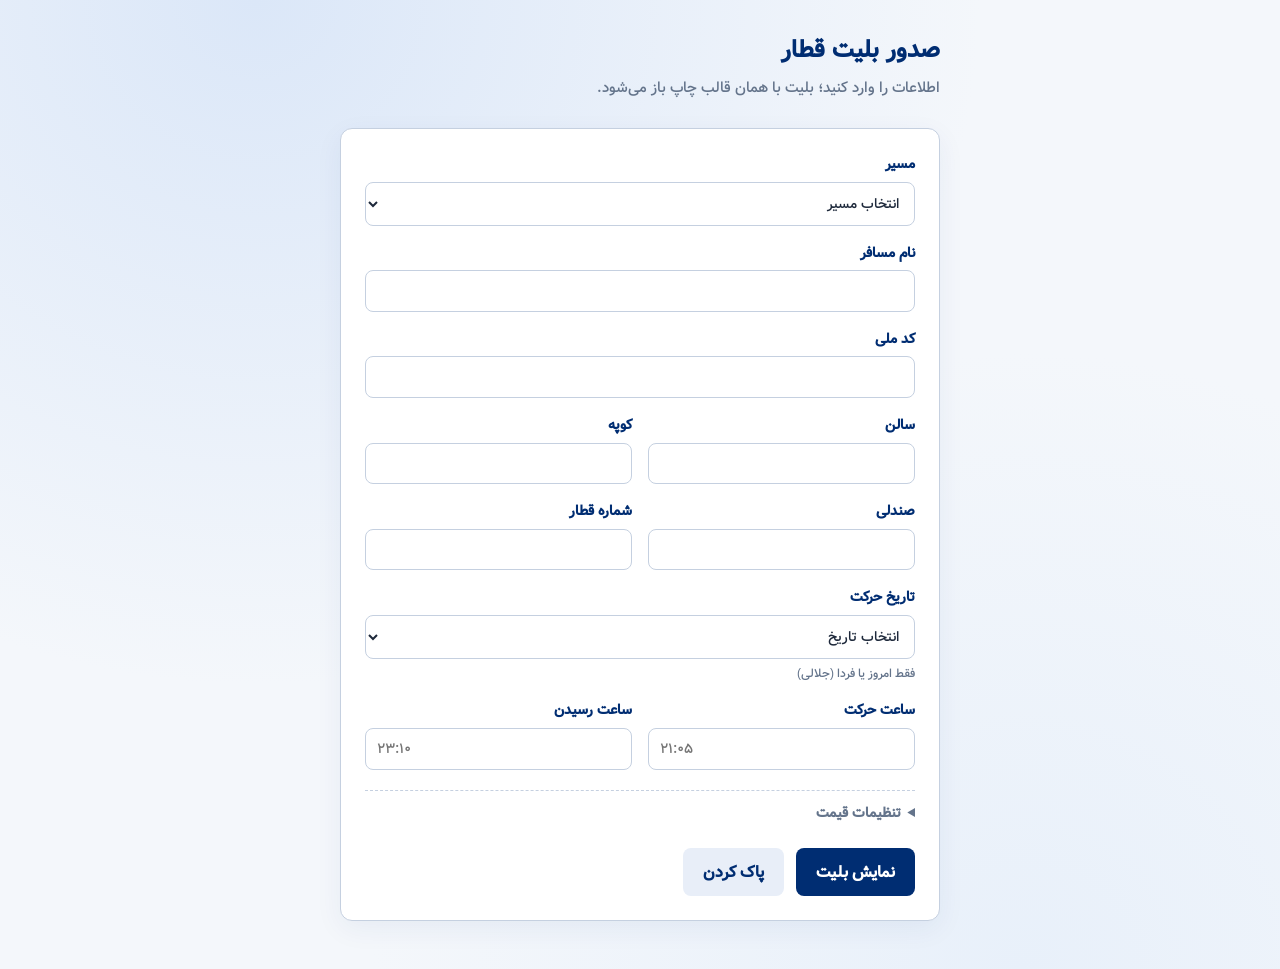
<file: index.html>
<!DOCTYPE html>
<html lang="fa" dir="rtl">
  <head>
    <meta charset="UTF-8" />
    <meta name="viewport" content="width=device-width, initial-scale=1" />
    <title>صدور بلیت قطار</title>
    <link rel="stylesheet" href="form.css" />
  </head>
  <body>
    <div class="page">
      <header>
        <h1>صدور بلیت قطار</h1>
        <p>اطلاعات را وارد کنید؛ بلیت با همان قالب چاپ باز می‌شود.</p>
      </header>

      <form id="ticket-form" class="card" novalidate>
        <div class="grid">
          <label class="full">
            مسیر
            <select name="route" id="route" required>
              <option value="" disabled selected>انتخاب مسیر</option>
              <option value="qom-tehran">قم به تهران</option>
              <option value="tehran-qom">تهران به قم</option>
            </select>
          </label>

          <label class="full">
            نام مسافر
            <input name="passengerName" id="passengerName" type="text" autocomplete="name" required />
          </label>

          <label class="full">
            کد ملی
            <input
              name="nationalCode"
              id="nationalCode"
              type="text"
              inputmode="numeric"
              maxlength="10"
              required
            />
          </label>

          <label>
            سالن
            <input name="wagon" id="wagon" type="text" inputmode="numeric" required />
          </label>
          <label>
            کوپه
            <input name="coupe" id="coupe" type="text" inputmode="numeric" required />
          </label>
          <label>
            صندلی
            <input name="seat" id="seat" type="text" inputmode="numeric" required />
          </label>
          <label>
            شماره قطار
            <input name="trainNo" id="trainNo" type="text" inputmode="numeric" required />
          </label>

          <label class="full">
            تاریخ حرکت
            <select name="tripDate" id="tripDate" required></select>
            <span class="hint">فقط امروز یا فردا (جلالی)</span>
          </label>

          <label>
            ساعت حرکت
            <input
              name="departTime"
              id="departTime"
              type="text"
              inputmode="numeric"
              placeholder="21:05"
              required
              dir="ltr"
            />
          </label>
          <label>
            ساعت رسیدن
            <input
              name="arriveTime"
              id="arriveTime"
              type="text"
              inputmode="numeric"
              placeholder="23:10"
              required
              dir="ltr"
            />
          </label>
        </div>

        <details class="settings">
          <summary>تنظیمات قیمت</summary>
          <div class="body">
            <label>
              بهای بلیت (ریال)
              <input name="price" id="price" type="text" inputmode="numeric" dir="ltr" />
              <span class="hint">پیش‌فرض ۵۵۰٬۰۰۰ </span>
            </label>
          </div>
        </details>

        <div id="form-error" class="error" role="alert"></div>

        <div class="actions">
          <button type="submit" class="primary">نمایش بلیت</button>
          <button type="button" class="ghost" id="reset-form">پاک کردن</button>
        </div>
      </form>
    </div>
    <script src="./Ticket_files/jalaali.min.js"></script>
    <script src="app.js"></script>
  </body>
</html>
</file>
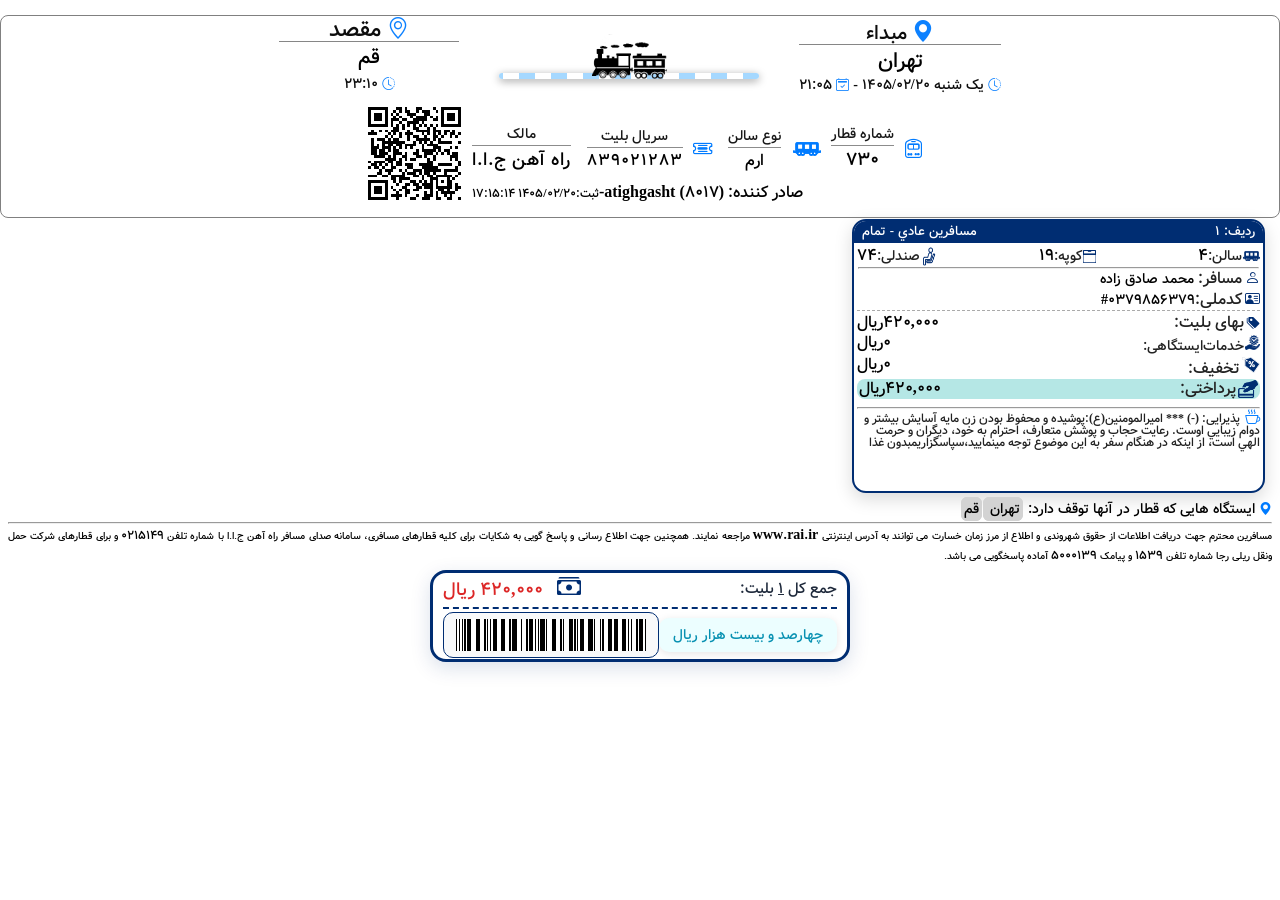
<file: Ticket.html>
<!-- saved from url=(0037)https://et.raja.ir/PrintTicket/Ticket -->
<html><div id="in-page-channel-node-id" data-channel-name="in_page_channel_Jgt-55"></div><head><meta http-equiv="Content-Type" content="text/html; charset=UTF-8"><style>body {transition: opacity ease-in 0.2s; } 
body[unrdssfdsfsesolved] {opacity: 0; display: block; overflow: hidden; position: relative; }
</style><link href="./Ticket_files/print.css" rel="stylesheet">
<!--===============================================================================================-->
<script src="./Ticket_files/jquery.min.js"></script>
<!--===============================================================================================-->
<link href="./Ticket_files/all.min.css" rel="stylesheet">
<!--===============================================================================================-->
<link href="./Ticket_files/bootstrap-icons.min.css" rel="stylesheet">
<link href="./Ticket_files/bootstrap-icons.css" rel="style۱sheet">
<!--===============================================================================================-->
<link href="./Ticket_files/print2.css" rel="stylesheet">
<!--===============================================================================================-->
<style>

    @font -face {
        font-family: "Vazir";
        src: url("../../font/vazir/Vazir-light.ttf"),url("../../font/vazir/Vazir-light.woff"),url("../../font/vazir/Vazir-light.woff2");
    }


    @font-face {
        font-family: 'Vazir';
        src: url('/font/vazir/Vazir-Medium.ttf') format('ttf'), url('/font/vazir/Vazir-Medium.woff') format('woff'), url('/font/vazir/Vazir-Medium.woff2') format('woff');
        font-weight: normal;
        font-style: normal;
        font-display: swap;
    }

    @font-face {
        font-family: 'Vazir FD-WOL';
        src: url('./Ticket_files/fonts/Vazir-Medium-FD-WOL.woff') format('woff');
        font-weight: bold;
        font-style: normal;
        font-display: swap;
    }

    * {
        font-family: Vazir !important;
        font-family: 'Vazir FD-WOL' !important;
    }

    .is-english {
        font-family: sans-serif !important;
    }
    /* استایل‌های کلی */
    body {
        font-family: Tahoma, Arial, sans-serif;
        margin: 0;
        padding: 0;
        direction: rtl;
    }

    .container.body-content {
        padding: 0;
    }

    .PaperSize123 {
        max-width: 100%;
        margin: 0 auto;
    }

    /* هدر اصلی - طراحی کارت‌مانند فشرده */
    .ticket-header-compact {
        display: flex;
        justify-content: space-between;
        align-items: stretch;
        margin: 10px 15px;
        background: #ffffff;
        border-radius: 8px;
        box-shadow: 0 2px 10px rgba(0,0,0,0.08);
        border: 1px solid #e0e0e0;
        overflow: hidden;
        page-break-after: avoid;
    }

    /* بخش مسیر */

    .station-row {
        display: flex;
        align-items: center;
        margin-bottom: 8px;
    }

    .station-info-compact {
        flex: 1;
    }

    .station-name {
        font-weight: bold;
        font-size: 13px;
        color: #1a237e;
        margin-bottom: 2px;
    }

    .station-details {
        display: flex;
        font-size: 11px;
        color: #555;
        gap: 12px;
    }

    .station-time, .station-date {
        display: flex;
        align-items: center;
        gap: 4px;
    }

    .arrow-divider {
        margin: 0 10px;
        color: #007bff;
        font-size: 14px;
    }

    /* بخش بارکد و اطلاعات صادرکننده */

    .barcode-image {
        width: 150px;
        height: auto;
        margin-bottom: 6px;
    }

    .issuer-info {
        text-align: center;
        font-size: 10.5px;
        line-height: 1.4;
    }

    .issuer-name {
        font-weight: bold;
        margin-bottom: 2px;
    }

    .tariff-info {
        margin-top: 4px;
        padding-top: 4px;
        border-top: 1px dashed #ccc;
        font-size: 10px;
    }

    /* بخش لوگو و اطلاعات قطار */
    .logo-train-section {
        flex: 0 0 200px;
        padding: 10px 12px;
        display: flex;
        flex-direction: column;
        justify-content: space-between;
    }

    .logo-area {
        text-align: center;
        margin-bottom: 8px;
    }

    .logo-image {
        height: 28px;
        max-width: 100%;
    }

    .company-name {
        font-weight: bold;
        font-size: 12px;
        margin-top: 4px;
        color: #333;
    }

    .train-details {
        display: flex;
        flex-direction: column;
        gap: 5px;
        font-size: 11px;
    }

    .train-detail-item {
        display: flex;
        align-items: center;
        gap: 6px;
    }

    .serial-info {
        text-align: left;
        font-size: 10.5px;
        margin-top: 5px;
        padding-top: 5px;
        border-top: 1px dashed #e0e0e0;
    }

    /* آیکون‌ها */
    .bi {
        font-size: 13px;
        color: #007bff;
    }

    /* بخش مسافرین */
    .ticket-content-wrapper {
        margin: 8px 15px !important;
        page-break-inside: avoid;
        break-inside: avoid;
    }

        .ticket-content-wrapper > div {
            padding: 6px 10px !important;
            margin: 0 !important;
            font-size: 11.5px !important;
            line-height: 1.4 !important;
        }

    /* جدول مسافرین */
    .passengers-table {
        width: 100%;
        border-collapse: collapse;
        font-family: Tahoma, Arial, sans-serif;
        font-size: 11.5px;
        background: #ffffff;
        box-shadow: 0 2px 8px rgba(0,0,0,0.08);
        border-radius: 10px;
        overflow: hidden;
        margin: 12px 0;
    }

        .passengers-table th {
            background: linear-gradient(135deg, #007bff, #0056b3);
            color: white;
            padding: 10px 8px;
            text-align: center;
            font-weight: bold;
            font-size: 11px;
            letter-spacing: 0.5px;
        }

        .passengers-table td {
            padding: 9px 8px;
            text-align: center;
            border-bottom: 1px solid #e0e0e0;
        }

        .passengers-table tbody tr {
            transition: background 0.2s;
        }

            .passengers-table tbody tr:nth-child(even) {
                background-color: #f8fbff;
            }

            .passengers-table tbody tr:hover {
                background-color: #e3f2fd !important;
            }

            .passengers-table tbody tr:last-child {
                border-bottom: none;
            }

    .passenger-name {
        font-weight: bold;
        color: #1a1a1a;
        min-width: 120px;
    }

    .ticket-type {
        font-size: 10.5px;
        padding: 3px 8px;
        border-radius: 12px;
        background: #e8f5e8;
        color: #2e7d32;
        font-weight: bold;
    }

    /* ایستگاه‌ها و توضیحات */
    .station-info-footer {
        margin: 10px 15px;
        font-size: 10.5px;
        line-height: 1.4;
    }

        .station-info-footer ol {
            padding-right: 20px;
        }

        .station-info-footer li {
            margin-bottom: 8px;
        }

    .second-row {
        justify-content: center !important;
        align-items: end;
    }


    /* استایل‌های چاپ */
    @media print {
        .ticket-header-compact {
            box-shadow: none;
            border: 1px solid #ccc;
        }

        .second-row {
            justify-content: space-around !important;
            align-items: end;
        }

        .passengers-table {
            font-size: 11px !important;
            box-shadow: none;
        }

            .passengers-table th {
                background: #007bff !important;
                -webkit-print-color-adjust: exact;
                color-adjust: exact;
            }

            .passengers-table tbody tr:nth-child(even) {
                background-color: #f8fbff !important;
                -webkit-print-color-adjust: exact;
            }
    }

    .tickets-grid-english
    {
        display: grid;
        grid-template-columns: repeat(1, 1fr);
        margin: 1px 1px;
    }

    .tickets-grid {
        display: grid;
        grid-template-columns: repeat(3, 1fr);
        gap: 5px;
        margin: 1px 15px;
        page-break-inside: avoid;
    }

    .tickets-grid-car {
        display: grid;
        grid-template-columns: repeat(1, 1fr);
        margin: 1px 2px;
    }

    @media (max-width: 1000px) {
        .tickets-grid {
            grid-template-columns: repeat(2, 1fr);
        }
    }

    @media (max-width: 600px) {
        .tickets-grid {
            grid-template-columns: 1fr;
        }
    }

    .card {
        background: white;
        border: 2px solid #002d72;
        border-radius: 14px;
        box-shadow: 0 6px 18px rgba(0,0,0,0.15);
        page-break-inside: avoid;
        height: 270px;
        font-size: 1rem;
        line-height: 0.5;
        overflow: hidden;
    }

    .header {
        background: #002d72;
        color: white;
        padding: 8px;
        text-align: center;
        font-weight: bold;
        font-size: 0.8rem;
    }

    .body {
        padding: 3px;
    }

    .row {
        display: flex;
        justify-content: space-between;
        margin-bottom: 6px;
    }

    .icon {
        margin-left: 3px;
        color: #002d72;
        width: 18px;
        text-align: center;
    }

    .label {
        font-weight: bold;
        color: #222;
        font-size: 16px;
    }

    .passenger-font {
        font-size: 14px;
        font-weight: bold;
    }

    .label2 {
        font-weight: 800;
        color: #222;
        font-size: 14px;
    }

    .price-row {
        border-top: 1px dashed #aaa;
        padding-top: 5px;
        margin-top: -2px;
    }

    .final-price {
        font-weight: bold;
        color: black;
        background: #1ab5ae52;
        padding: 1px 2px;
        border-radius: 8px;
    }

    .note {
        font-size: 12px;
        color: #555;
        margin-top: -8px;
        line-height: 1;
        font-weight: 800;
        text-align:right !important;
    }

    @media print {
        .note {
            font-size: 12px !important;
            color: #555;
            margin-top: -8px !important;
            line-height: 1;
            font-weight: 800;
            text-align: right !important;
        }

        .tickets-grid {
            display: grid !important;
            grid-template-columns: repeat(3, 1fr) !important;
            gap: 3px !important;
            margin: 1px 5px !important;
            page-break-inside: avoid !important;
        }

        .card {
            display: block !important;
            break-inside: avoid !important;
            page-break-inside: avoid !important;
            box-shadow: none !important;
            border: 2px solid #002d72 !important;
            height: 270px !important;
            width: 100% !important;
        }

        .tickets-grid, .card {
            -webkit-print-color-adjust: exact;
            color-adjust: exact;
        }

        @page {
            size: A4;
            margin: 8mm 10mm !important;
        }

        body {
            padding: 5mm !important;
            margin: 0 !important;
            -webkit-print-color-adjust: exact;
            print-color-adjust: exact;
        }

        * {
            font-family: Vazir !important;
            font-family: 'Vazir FD-WOL' !important;
        }

        [style*="repeating-linear-gradient(to left"] {
            background: repeating-linear-gradient(to left, #555 0px, #555 10px, transparent 10px, transparent 20px) !important;
            -webkit-print-color-adjust: exact !important;
        }

        [style*="bi-train-freight-front-fill"] {
            color: #000 !important;
            font-size: 52px !important;
        }

        [style*="background: linear-gradient(135deg, #002d72"] {
            background: #002d72 !important;
            color: white !important;
        }
    }



    /* کلاس‌های ارتفاع داینامیک برای چاپ */
    @media print {
        .card-height-280 {
            height: 280px !important;
            min-height: 280px !important;
            max-height: 280px !important;
        }

        .card-height-210 {
            height: 210px !important;
            min-height: 210px !important;
            max-height: 210px !important;
        }

        .card-height-270 {
            height: 270px !important;
            min-height: 270px !important;
            max-height: 270px !important;
        }

        .card {
            height: auto !important; /* ارتفاع اصلی را auto کنید */
        }
    }

</style>

<style>@keyframes slide-in-one-tap {
  from {
    transform: translateY(80px);
  }
  to {
    transform: translateY(0px);
  }
}

.trust-hide-gracefully {
  opacity: 0;
}

.trust-wallet-one-tap .hidden {
    display: none;
  }

.trust-wallet-one-tap .semibold {
    font-weight: 500;
  }

.trust-wallet-one-tap .binance-plex {
    font-family: 'Binance';
  }

.trust-wallet-one-tap .rounded-full {
    border-radius: 50%;
  }

.trust-wallet-one-tap .flex {
    display: flex;
  }

.trust-wallet-one-tap .flex-col {
    flex-direction: column;
  }

.trust-wallet-one-tap .items-center {
    align-items: center;
  }

.trust-wallet-one-tap .space-between {
    justify-content: space-between;
  }

.trust-wallet-one-tap .justify-center {
    justify-content: center;
  }

.trust-wallet-one-tap .w-full {
    width: 100%;
  }

.trust-wallet-one-tap .box {
    transition: all 0.5s cubic-bezier(0, 0, 0, 1.43);
    animation: slide-in-one-tap 0.5s cubic-bezier(0, 0, 0, 1.43);
    width: 384px;
    border-radius: 15px;
    background: #fff;
    box-shadow: 0px 2px 4px 0px rgba(0, 0, 0, 0.25);
    position: fixed;
    right: 30px;
    bottom: 30px;
    z-index: 1020;
  }

.trust-wallet-one-tap .header {
    gap: 15px;
    border-bottom: 1px solid #e6e6e6;
    padding: 10px 18px;
  }

.trust-wallet-one-tap .header .left-items {
      gap: 15px;
    }

.trust-wallet-one-tap .header .title {
      color: #1e2329;
      font-size: 18px;
      font-weight: 600;
      line-height: 28px;
    }

.trust-wallet-one-tap .header .subtitle {
      color: #474d57;
      font-size: 14px;
      line-height: 20px;
    }

.trust-wallet-one-tap .header .close {
      color: #1e2329;
      cursor: pointer;
    }

.trust-wallet-one-tap .body {
    padding: 9px 18px;
    gap: 10px;
  }

.trust-wallet-one-tap .body .right-items {
      gap: 10px;
      width: 100%;
    }

.trust-wallet-one-tap .body .right-items .wallet-title {
        color: #1e2329;
        font-size: 16px;
        font-weight: 600;
        line-height: 20px;
      }

.trust-wallet-one-tap .body .right-items .wallet-subtitle {
        color: #474d57;
        font-size: 14px;
        line-height: 20px;
      }

.trust-wallet-one-tap .connect-indicator {
    gap: 15px;
    padding: 8px 0;
  }

.trust-wallet-one-tap .connect-indicator .flow-icon {
      color: #474d57;
    }

.trust-wallet-one-tap .loading-color {
    color: #fff;
  }

.trust-wallet-one-tap .button {
    border-radius: 50px;
    outline: 2px solid transparent;
    outline-offset: 2px;
    background-color: rgb(5, 0, 255);
    border-color: rgb(229, 231, 235);
    cursor: pointer;
    text-align: center;
    height: 45px;
  }

.trust-wallet-one-tap .button .button-text {
      color: #fff;
      font-size: 16px;
      font-weight: 600;
      line-height: 20px;
    }

.trust-wallet-one-tap .footer {
    margin: 20px 30px;
  }

.trust-wallet-one-tap .check-icon {
    color: #fff;
  }

@font-face {
  font-family: 'Binance';
  src: url(chrome-extension://egjidjbpglichdcondbcbdnbeeppgdph/fonts/BinancePlex-Regular.otf) format('opentype');
  font-weight: 400;
  font-style: normal;
}

@font-face {
  font-family: 'Binance';
  src: url(chrome-extension://egjidjbpglichdcondbcbdnbeeppgdph/fonts/BinancePlex-Medium.otf) format('opentype');
  font-weight: 500;
  font-style: normal;
}

@font-face {
  font-family: 'Binance';
  src: url(chrome-extension://egjidjbpglichdcondbcbdnbeeppgdph/fonts/BinancePlex-SemiBold.otf) format('opentype');
  font-weight: 600;
  font-style: normal;
}

/*# sourceMappingURL=[data-uri] */</style></head><body>
        <div class="container body-content">
            <div id="PrintDiv" style="margin-top: 15px;">
                <div class="PaperSize123">

                            <div style="text-align: center; position: relative;border:1px solid gray;border-radius:8px">

                                <div style="display: flex; align-items: center; justify-content: center; gap: 40px; flex-wrap: nowrap; min-height: 80px;">

                                    <!-- مبدأ -->
                                    <div style="min-width: 180px;">
                                        <div style="font-size: 21px; font-weight: bold;">
                                            <div style="opacity: 0.95; font-size: 14px; line-height: 1;font-size:20px;border-bottom:1px solid gray"><i class="bi bi-geo-alt-fill" style="font-size: 22px;"></i> مبداء</div>
                                            تهران
                                            <div style="opacity: 0.95; font-size: 14px; line-height: 1;white-space:nowrap !important">
                                                <div><i class="bi bi-clock-history"></i> یک شنبه 1405/02/20 - <i class="bi bi-calendar2-check"></i> 21:05  </div>
                                            </div>
                                        </div>
                                    </div>


                                    <!-- ریل + قطار  -->
                                    <div style="position: relative; width: 260px; height: 80px; display: flex; align-items: center; justify-content: center;">
                                        <div style="position: absolute; width: 100%; height: 6px; background: repeating-linear-gradient(to left, #a5d8ff 0px, #a5d8ff 16px, transparent 16px, transparent 32px); top: 75%; left: 0; transform: translateY(-50%); border-radius: 3px; box-shadow: 0 2px 8px rgba(0,0,0,0.4);z-index:0 !important"></div>

                                        <!-- قطار ریل -->
                                            <div style="font-size: 56px; color: #ffd700; position: relative; z-index: 2;">
                                                <img src="./Ticket_files/Printtrain3.png" style="z-index:999 !important;" width="75" height="45" alt="wagonTrain">
                                            </div>

                                    </div>

                                    <!-- مقصد -->
                                    <div style="min-width: 180px;">
                                        <div style="opacity: 0.95; font-size: 14px; line-height: 1;font-size:22px;font-weight: bold;border-bottom:1px solid gray">  <i class="bi bi-geo-alt" style="font-size: 22px;"></i> مقصد</div>
                                        <div style="font-size: 20px; font-weight: bold;">

                                            قم
                                            <div style="opacity: 0.95; font-size: 14px;white-space:nowrap !important">
                                                <i class="bi bi-clock-history"></i> 23:10

                                            </div>
                                        </div>
                                    </div>

                                </div>


                                <div class="container" style="padding:0 !important;margin:0 !important">
                                    <div class="row second-row">
                                        <div class="col">
                                            <div class="row" style="text-align:center;gap:10px">

                                                <!-- شماره قطار -->
                                                <div style="display: flex; align-items: center; gap: 10px;">
                                                    <i class="bi bi-train-front" style="font-size: 1.2rem;"></i>
                                                    <div>
                                                        <div style="font-size: 14px; opacity: 0.9;font-weight:500;border-bottom: 1px solid gray;">شماره قطار</div>
                                                        <div style="font-weight: bold; font-size: 18px;">730</div>
                                                    </div>
                                                </div>

                                                <!-- نوع سالن -->
                                                <div style="display: flex; align-items: center; gap: 10px;">
                                                    <img src="./Ticket_files/wagon2.png" width="28" height="28" alt="wagonTrain" style="margin-left:2px">
                                                    <div>
                                                        <div style="font-size: 14px; opacity: 0.9;font-weight:500;border-bottom: 1px solid gray;">نوع سالن</div>
                                                        <div style="font-weight: bold;">ارم</div>
                                                    </div>
                                                </div>

                                                <!-- سریال -->
                                                <div style="display: flex; align-items: center; gap: 10px; padding: 0 6px;">
                                                    <i class="bi bi-ticket-detailed" style="font-size: 1.2rem;"></i>
                                                    <div>
                                                        <div style="font-size: 14px; opacity: 0.9;font-weight:500;border-bottom: 1px solid gray;">سریال بلیت</div>
                                                        <div style="font-weight: bold; font-size: 16px; letter-spacing: 1px;">839021283</div>
                                                    </div>
                                                </div>

                                                <div style="display: flex; align-items: center; gap: 10px;">
                                                    <div style="font-weight: bold; font-size: 16px; letter-spacing: 0.5px;">
                                                        <div style="font-size: 14px; opacity: 0.9;font-weight:500;border-bottom: 1px solid gray;">مالک</div>
                                                        <div style="font-weight: bold; font-size: 18px;"> راه آهن ج.ا.ا</div>

                                                    </div>
                                                </div>

                                            </div>
                                            <div class="row" style="text-align:left;justify-content:end">
                                                    <div style="font-weight: bold; font-size: 16px;">
                                                        صادر کننده: <strong>atighgasht</strong>
                                                        (8017)-<span style="font-size:12px;">ثبت:1405/02/20 17:15:14</span>
                                                    </div>
                                            </div>

                                        </div>
                                        <div class="col">
                                            <div style="display: flex;flex-direction:row; justify-content: space-between; align-items: center; text-align: center;">
                                                <div style="margin-top: 8px; font-size: 12px; color: #002d72; font-weight: bold;">
                                                </div>
                                                <img src="[data-uri]" style="height: 115px; width: 115px; image-rendering: pixelated;" alt="بارکد">
                                            </div>
                                        </div>
                                    </div>
                                </div>


                            </div>



                    <!-- مسافرین (بلیت‌ها) -->
                                <div class="tickets-grid">
    <div class="card">
        <div class="header">
            <div style="display:flex;flex-direction:row;justify-content:space-between">
                <div style="font-weight:800;">
                    ردیف: 1
                    <span style="font-weight:800;">
                        
                </span>
            </div>
            <div style="font-weight:800;">

                    مسافرين عادي - تمام

                </div>
            </div>


        </div>
        <div class="body">
            <div class="row" style="margin-bottom:-6px !important">
                <div class="row" style="align-items: center !important;">
                    <img src="./Ticket_files/wagon.png" width="17" height="20" alt="wagonTrain" style="margin-left:1px">
                    <span class="label2">سالن:</span><span style="font-weight:500 !important;">4</span>
                </div>
                <div class="row" style="align-items: center !important;">
                    <img src="./Ticket_files/compartment.png" width="13" height="13" alt="wagonTrain" style="margin-left:1px">
                    <span class="label2">کوپه:</span><span style="font-weight:500 !important;">19</span>
                </div>
                <div class="row" style="align-items: center !important;">
                    <img src="./Ticket_files/seat.png" width="17" height="20" alt="wagonTrain" style="margin-left:1px">
                    <span class="label2">صندلی:</span><span style="font-weight:500 !important;">74</span>
                </div>
            </div>
            <hr style="margin:1px !important;padding:0 !important">
            <div class="row">
                <div>
                    <i class="bi bi-person icon" style="font-size:15px;"></i><span class="label">مسافر:</span>
                    
                    <span class="passenger-font">محمد صادق زاده</span>
                </div>
            </div>

            <div class="row">
                <div><i class="bi bi-person-vcard icon" style="font-size:15px;"></i><span class="label">کدملی:</span><span class="passenger-font">0379856379#</span></div>
            </div>

            <div class="price-row">
                <div style="align-items: center !important;" class="row "><span class="label"><i class="bi bi-tags-fill icon"></i>بهای بلیت:</span><span style="font-weight:800 !important;font-size: 1rem;">420,000ریال</span></div>
                <div style="align-items: center !important;" class="row"><span class="label" style="font-size:0.9rem !important"><img src="./Ticket_files/services.png" width="15" height="15" alt="wagonTrain" style="margin-left:1px;">خدمات‌ایستگاهی:</span><span style="font-size: 1rem;"> 0ریال</span></div>
                <div style="align-items: center !important;" class="row"><span class="label"><img src="./Ticket_files/discount.png" width="18" height="16" alt="wagonTrain" style="margin-left:2px;">تخفیف:</span><span style="font-size: 1rem;"> 0ریال</span></div>
                <div style="align-items: center !important;" class="row final-price"><span class="label"><img src="./Ticket_files/CustomerPay.png" width="20" height="18" alt="wagonTrain" style="margin-left:2px;vertical-align:middle;">پرداختی:</span><span style="font-weight:800 !important;font-size: 1rem;">420,000ریال</span></div>
            </div>
            <hr class="p-0 m-0">
                <div class="note">
                        <div style="font-weight:800; color:#222; white-space: normal; word-wrap: break-word;" data-card-height="card-height-280">
                            <i class="bi bi-cup-hot" style="font-size:15px; margin-left:2px;"></i>
                            پذیرایی: (-) *** اميرالمومنين(ع):پوشيده و محفوظ بودن زن مايه آسايش بيشتر و دوام زيبايي اوست. رعايت حجاب و پوشش متعارف، احترام به خود، ديگران و حرمت الهي است، از اينكه در هنگام سفر به اين موضوع توجه مينماييد،سپاسگزاريمبدون غذا
                        </div>
                </div>
        </div>
    </div>


                                </div>


                    <!-- توضیحات و ایستگاه‌ها -->
                        <div style="text-align:justify;padding:2px 8px;">
                            <div style="font-size:14px">
                                <div>
                                    <div style="margin-top:2px;">
                                        <i class="bi bi-geo-alt-fill"></i>
                                        ایستگاه هایی که قطار در آنها توقف دارد:
                                                <span style="padding:0px 2px;background-color:lightgray;border-radius:6px;border:1px solid lightgray;margin-right:1px"> <strong>تهران</strong> </span>
                                                <span style="padding:0px 2px;background-color:lightgray;border-radius:6px;border:1px solid lightgray;margin-right:1px"> <strong>قم</strong> </span>
                                    </div>
                                    <hr style="padding: 0;margin: 0;margin-top:2px">
                                    <span style="font-size:10px;">
                                        مسافرین محترم جهت دریافت اطلاعات از حقوق شهروندی و اطلاع از مرز زمان خسارت می توانند به آدرس اینترنتی <b style="font-size:14px !important;">www.rai.ir</b> مراجعه
                                        نمایند. همچنین جهت اطلاع رسانی و پاسخ گویی به شکایات برای کلیه قطارهای مسافری، سامانه صدای مسافر
                                        راه آهن ج.ا.ا با شماره تلفن <span style="font-size:12px !important;">0215149</span> و برای قطارهای شرکت حمل ونقل ریلی رجا شماره تلفن <span style="font-size:12px !important;">1539</span> و
                                        پیامک <span style="font-size:12px !important;">5000139</span> آماده پاسخگویی می باشد.

                                    </span>
                                </div>
                            </div>
                        </div>

                    <!-- جمع کل -->
                        <div style="margin: 3px 20px 5px 20px; text-align: center;">
                            <div style="display: inline-block; background: white; padding: 1px 10px; border: 3px solid #002d72; border-radius: 16px; box-shadow: 0 6px 20px rgba(0,45,114,0.15); min-width: 380px;">

                                <!-- خط اول: جمع کل عددی -->
                                <div style="display: flex; align-items: center; justify-content: space-between; margin-bottom: 3px; font-weight: bold;">
                                    <div style="text-align: left; color: #1e293b; font-size: 15px;">
                                        جمع کل <strong style="text-decoration: underline;">1</strong> بلیت:
                                    </div>
                                    <div style="text-align: right;">
                                        <i class="bi bi-cash-stack" style="color: #002d72; font-size: 1.5rem; margin-left: 10px;"></i>
                                        <span style="font-size: 18px; color: #dc2626;">
                                            <strong>420,000</strong> ریال
                                        </span>
                                    </div>
                                </div>

                                <!-- خط دوم: فارسی + بارکد روبه‌رو -->
                                <div style="display: flex; align-items: center; justify-content: space-between; padding-top: 3px; border-top: 2px dashed #002d72;">
                                    <div style="background: #ecfeff; color: #0891b2; padding: 6px 14px; border-radius: 10px; font-size: 14px; font-weight: bold; box-shadow: 0 2px 8px rgba(0,0,0,0.1);">
                                        <strong>چهارصد و بيست هزار </strong> ریال
                                    </div>
                                    <div style="display: flex; align-items: center; gap: 10px; background: #f8f9fa; padding: 6px 12px; border-radius: 10px; border: 1px solid #002d72;">
                                        <img src="[data-uri]" style="height: 32px; width: 190px; image-rendering: pixelated;" alt="بارکد">
                                    </div>
                                </div>
                            </div>
                        </div>
                </div>
            </div>
        </div>





<script src="./ticket-fill.js"></script>
<!--===============================================================================================-->
<script src="./Ticket_files/bootstrap.bundle.min.js"></script>
</body>
</html>
</file>
<file: form.css>
@font-face {
  font-family: "Vazir FD-WOL";
  src: url("./Ticket_files/fonts/Vazir-Medium-FD-WOL.woff") format("woff");
  font-weight: 500;
  font-style: normal;
  font-display: swap;
}

:root {
  --navy: #002d72;
  --navy-soft: #e8eef8;
  --border: #c5d0e0;
  --text: #1e293b;
  --muted: #64748b;
  --danger: #b91c1c;
  --font: "Vazir FD-WOL", Vazir, Tahoma, sans-serif;
}

* {
  box-sizing: border-box;
}

body {
  margin: 0;
  min-height: 100vh;
  font-family: var(--font);
  background:
    radial-gradient(ellipse at 20% 0%, #dbe7f8 0%, transparent 50%),
    radial-gradient(ellipse at 80% 100%, #e8f0fa 0%, transparent 45%),
    #f4f7fb;
  color: var(--text);
  line-height: 1.6;
}

.page {
  max-width: 640px;
  margin: 0 auto;
  padding: 2rem 1.25rem 3rem;
}

header {
  margin-bottom: 1.75rem;
}

header h1 {
  margin: 0 0 0.35rem;
  font-size: 1.5rem;
  color: var(--navy);
  font-weight: 800;
}

header p {
  margin: 0;
  color: var(--muted);
  font-size: 0.95rem;
}

.card {
  background: #fff;
  border: 1px solid var(--border);
  border-radius: 12px;
  padding: 1.5rem;
  box-shadow: 0 8px 28px rgba(0, 45, 114, 0.06);
}

.grid {
  display: grid;
  grid-template-columns: 1fr 1fr;
  gap: 1rem;
}

.grid .full {
  grid-column: 1 / -1;
}

label {
  display: flex;
  flex-direction: column;
  gap: 0.35rem;
  font-size: 0.9rem;
  font-weight: 600;
  color: var(--navy);
}

input,
select {
  font-family: var(--font);
  font-size: inherit;
  padding: 0.55rem 0.7rem;
  border: 1px solid var(--border);
  border-radius: 8px;
  background: #fff;
  color: var(--text);
  transition: border-color 0.15s, box-shadow 0.15s;
}

input:focus,
select:focus {
  outline: none;
  border-color: var(--navy);
  box-shadow: 0 0 0 3px rgba(0, 45, 114, 0.12);
}

.hint {
  font-size: 0.75rem;
  font-weight: 400;
  color: var(--muted);
}

.actions {
  margin-top: 1.5rem;
  display: flex;
  gap: 0.75rem;
  flex-wrap: wrap;
}

button {
  font-family: var(--font);
  font-size: inherit;
  cursor: pointer;
  border: none;
  border-radius: 8px;
  padding: 0.7rem 1.25rem;
  font-weight: 700;
}

button.primary {
  background: var(--navy);
  color: #fff;
}

button.primary:hover {
  background: #003d99;
}

button.ghost {
  background: var(--navy-soft);
  color: var(--navy);
}

.settings {
  margin-top: 1.25rem;
  border-top: 1px dashed var(--border);
  padding-top: 0.75rem;
}

.settings summary {
  cursor: pointer;
  color: var(--muted);
  font-size: 0.85rem;
  font-weight: 600;
  user-select: none;
}

.settings summary:hover {
  color: var(--navy);
}

.settings .body {
  margin-top: 0.85rem;
}

.error {
  display: none;
  margin-top: 1rem;
  padding: 0.65rem 0.85rem;
  background: #fef2f2;
  color: var(--danger);
  border: 1px solid #fecaca;
  border-radius: 8px;
  font-size: 0.9rem;
}

.error.show {
  display: block;
}

@media (max-width: 560px) {
  .grid {
    grid-template-columns: 1fr;
  }
}
</file>
<file: Ticket_files/print.css>
﻿
body {
    direction: rtl !important;
    margin: 0 !important;
}

.PaperSize {
    height: 294mm;
}

@font-face {
    /*font-family: "BTitrBold";
    src: url("../../font/Font-Fa/BTitrBold.eot?#iefix") format("embedded-opentype"), 
    url("../../font/Font-Fa/BTitrBold.otf") format("opentype"), 
    url("../../font/Font-Fa/BTitrBold.svg") format("svg"), 
    url("../../font/Font-Fa/BTitrBold.ttf") format("truetype"), 
    url("../../font/Font-Fa/BTitrBold.woff") format("woff"), 
    url("../../font/Font-Fa/BTitrBold.woff2") format("woff2"); 
    font-weight: normal;
    font-style: normal;*/
    font-family: "BTitrBold";
    src: url("../../font/Font-Fa/BTitrBold.eot"); /* IE9 Compat Modes */
    src: url("../../font/Font-Fa/BTitrBold.eot?#iefix") format("embedded-opentype"), /* IE6-IE8 */
    url("../../font/Font-Fa/BTitrBold.otf") format("opentype"), /* Open Type Font */
    url("../../font/Font-Fa/BTitrBold.svg") format("svg"), /* Legacy iOS */
    url("../../font/Font-Fa/BTitrBold.ttf") format("truetype"), /* Safari, Android, iOS */
    url("../../font/Font-Fa/BTitrBold.woff") format("woff"), /* Modern Browsers */
    url("../../font/Font-Fa/BTitrBold.woff2") format("woff2"); /* Modern Browsers */
    font-weight: normal;
    font-style: normal;
}

@font-face {
    font-family: "BTrafficBold";
    src: url("../../font/Font-Fa/BTrafficBold.eot"); /* IE9 Compat Modes */
    src: url("../../font/Font-Fa/BTrafficBold.eot?#iefix") format("embedded-opentype"), /* IE6-IE8 */
    url("../../font/Font-Fa/BTrafficBold.otf") format("opentype"), /* Open Type Font */
    url("../../font/Font-Fa/BTrafficBold.svg") format("svg"), /* Legacy iOS */
    url("../../font/Font-Fa/BTrafficBold.ttf") format("truetype"), /* Safari, Android, iOS */
    url("../../font/Font-Fa/BTrafficBold.woff") format("woff"), /* Modern Browsers */
    url("../../font/Font-Fa/BTrafficBold.woff2") format("woff2"); /* Modern Browsers */
    font-weight: normal;
    font-style: normal;
}


@font-face {
    font-family: "BTraffic";
    src: url("../../font/Font-Fa/BTraffic.eot"); /* IE9 Compat Modes */
    src: url("../../font/Font-Fa/BTraffic.eot?#iefix") format("embedded-opentype"), /* IE6-IE8 */
    url("../../font/Font-Fa/BTraffic.otf") format("opentype"), /* Open Type Font */
    url("../../font/Font-Fa/BTraffic.svg") format("svg"), /* Legacy iOS */
    url("../../font/Font-Fa/BTraffic.ttf") format("truetype"), /* Safari, Android, iOS */
    url("../../font/Font-Fa/BTraffic.woff") format("woff"), /* Modern Browsers */
    url("../../font/Font-Fa/BTraffic.woff2") format("woff2"); /* Modern Browsers */
    font-weight: normal;
    font-style: normal;
}


@font-face {
    font-family: 'fre3of9x';
    src: url('../../font/Font-Barcode/fre3of9x.eot'), url('../../font/Font-Barcode/fre3of9x.woff'), url('../../font/Font-Barcode/fre3of9x.ttf');
}


@page {
    size: portrait;
    margin: 0mm;
}

@page port {
    size: portrait;
}

@page land {
    size: landscape;
}

.portrait {
    page: port;
}

.landscape {
    page: land;
}

@media print {
    .fa, .fas, .far {
        color: cadetblue !important;
    }
}

header nav, footer {
    display: none;
}

.divcontect {
    position: relative;
    margin: 10px auto 10px auto;
    border: 2px #0094ff solid;
    min-height: 500px;
    padding-top: 0.6cm !important;
    display: block;
    direction: rtl;
}

.ticket {
    border-radius: 6px;
    -webkit-border-radius: 6px;
    -moz-border-radius: 6px;
    -o-border-radius: 6px;
/*    width: 17.50cm;
    border: 1px solid;
    min-height: 5.9cm;*/
    position: relative;
    margin: 2px auto 1px auto;
}

.head {
    min-height: 0.90cm;
}

    .head .center {
        width: 5.55cm;
        border-bottom: 1px solid;
        margin: 0px auto 0px auto;
        position: relative;
        font-family: bTrafficBold;
        font-family: bTitrBold;
        font-size: 7px;
        right: 7px;
    }

    .head .left {
        float: left;
        width: 2.45cm;
        border-bottom: 1px solid;
    }

    .head .right {
        border-bottom: 1px solid;
        width: 2.9cm;
        float: right;
        min-height: 18.7px;
    }

    .head .divrow2 {
        width: 100%;
        padding: 0px;
        margin: 0px;
        display: flex;
    }

.line1 {
    width: 24px;
    height: 22px;
    border-bottom: 1px solid;
    -webkit-transform: translateY(20px) translateX(5px) rotate(50deg);
    position: absolute;
    right: 5.56cm;
    top: -10.5px;
}

.line2 {
    width: 24px;
    height: 22px;
    border-bottom: 1px solid;
    -webkit-transform: translateY(20px) translateX(5px) rotate(-50deg);
    top: -10px;
    right: 3.13cm;
    position: absolute;
}

.line3 {
    width: 23px;
    height: 22px;
    border-bottom: 1px solid;
    -webkit-transform: translateY(20px) translateX(5px) rotate(50deg);
    position: absolute;
    right: 14.50cm;
    top: -10px;
}

.line4 {
    width: 25px;
    height: 22px;
    border-bottom: 1px solid;
    -webkit-transform: translateY(20px) translateX(5px) rotate(-50deg);
    top: -10px;
    right: 11.95cm;
    position: absolute;
}

.head .divrow2 .bright {
    border-bottom: 1px solid;
    width: 2.5cm;
    position: absolute;
    height: 17.8px;
    right: 3.29cm;
    top: 0.5cm;
}

.head .divrow2 .bright2 {
    border-bottom: 1px solid;
    width: 2.61cm;
    position: absolute;
    height: 17.6px;
    right: 12.1cm;
    top: 0.5cm;
}

.head .divrow2 .company, .head .divrow2 .logo {
    width: 2.7cm;
    position: absolute;
    height: 17.8px;
    right: 3.3cm;
    height: 36px;
    margin-top: -20px;
    text-align: center;
    vertical-align: central;
    line-height: 36px;
    font-size: 10px;
    font-family: bTrafficBold;
    font-family: bTitrBold;
}

.head .divrow2 .logo {
    right: 12.0cm;
    margin-top: -18px;
}

    .head .divrow2 .logo img {
        height: 1cm;
    }

.top {
    min-height: 1.3cm;
    border-bottom: 1px solid;
    margin-top: -20px;
}

.bottom {
    width: 100%;
}

    .bottom .right {
        min-width: 3.2cm;
        float: right;
        text-align: center;
    }

        .bottom .right .righttop {
            font-size: 12px;
            font-family: bTrafficBold;
        }

        .bottom .right .rightbottom {
            font-size: 5px;
            font-family: Tahoma;
            display: inherit;
            text-align: center;
            margin-top: -7px;
        }

    .bottom .left {
        float: left;
    }

        .bottom .left .data {
            min-height: 0.9cm;
            width: 100%;
        }

        .bottom .left .desc {
            font-family: bTrafficBold;
            font-size: 7px;
            text-align: right;
            border: 1px solid;
            min-height: 26px;
            width: 99%;
        }

        .bottom .left .roles {
            font-family: bTrafficBold !important;
            font-size: 6px;
            float: left;
            text-align: right;
            direction: rtl;
        }

        .bottom .left .data table td, .bottom .left .data table tr {
            line-height: 10px;
            margin: 0px;
            padding: 0px;
        }

        .bottom .left .data .lbl {
            font-family: bTrafficBold;
            font-family: bTitrBold;
            font-size: 7px;
        }

        .bottom .left .data .txt {
            font-family: bTrafficBold;
            font-size: 8px;
        }

    .bottom .right img {
        height: 3.0cm;
    }

.top .lbl {
    font-family: bTrafficBold;
    font-family: bTitrBold;
    font-size: 10px;
}

.top .txt {
    font-family: bTrafficBold;
    font-size: 14px;
    font-size: 12px;
}

.top table td, .top table tr {
    line-height: 4px;
    margin: 0px;
    padding: 0px;
}

.far, .fas {
    font-size: 11px;
    color: #808080;
}

#PassengerName {
    background: url(bg-div.png) repeat;
    width: 5.5cm !important;
    text-align: right;
}

    #PassengerName .centered {
        position: absolute;
        top: 50%;
        left: 50%;
        transform: translate(-50%, -50%);
    }

.desc {
    font-family: bTrafficBold;
}

    .desc span {
        margin: 5px;
    }

.icontrainPDF {
    font-size: x-small !important;
    color: darkgray !important;
}


.ticketSum {
    min-height: 24px !important;
    height: 24px !important;
    border-radius: 0px;
    font-size: 14px;
    padding-top: 2px;
}



span.icontrain > img {
    height: 14px !important;
}



.BTraffic11Bold {
    font-size: 11px !important;
    font-family: bTrafficBold !important;
    /*font-weight: bold;*/
}

.BTraffic10Bold {
    font-size: 10px !important;
    font-family: bTrafficBold !important;
    /*font-weight: bold;*/
}

.BTraffic9Bold {
    font-size: 9px !important;
    font-family: bTrafficBold !important;
    /*font-weight: bold;*/
}

.BTraffic9 {
    font-size: 8px !important;
    font-family: bTraffic !important;
}

.BTraffic8Bold {
    font-size: 8px !important;
    font-family: bTrafficBold !important;
    /*font-weight: bold;*/
}


.BTitr11 {
    font-size: 10px !important;
    font-family: bTitrBold !important;
}

.BTitr10 {
    font-size: 10px !important;
    font-family: bTitrBold !important;
}

.BTitr9 {
    font-size: 9px !important;
    font-family: bTitrBold !important;
}

.BTitr8 {
    font-size: 8px !important;
    font-family: bTitrBold !important;
}

.b-tr {
    height: 7.383px;
}

.b-tr2 {
    height: 16px;
}


/*------------------------------------------------------------------------------------------------------------------------------------------------------*/
.ticket-row {
    border-top: 6px solid #0202ff !important;
}
</file>
<file: Ticket_files/print2.css>
﻿@media print {
    body {
        margin: 0;
        padding: 0;
        background: white !important;
        font-size: 11px;
    }

    .no-print {
        display: none !important;
    }

    .a4-container {
        box-shadow: none !important;
        padding: 0.5cm !important;
    }

    .ticket-row {
        /*margin-bottom: 0.1cm !important;*/
        border-top: 6px solid darkblue !important;
        page-break-inside: avoid;
        box-shadow: none !important;
        border: 1px solid #ddd !important;
        overflow: scroll;
    }

    .total-section {
        display: block !important;
        page-break-before: avoid;
    }
}


.a4-container {
    width: 21cm;
    min-height: 29.7cm;
    margin: 0 auto;
    background: white;
    box-shadow: 0 10px 30px rgba(0, 0, 0, 0.2);
    border-radius: 10px;
    overflow: hidden;
    padding: 0.2cm;
}

.ticket-row {
    border: 1px solid darkblue !important;
    border-top: 6px solid darkblue !important;
    background: white;
    border-radius: 12px;
    margin-bottom: 0.1cm;
    overflow: hidden;
    box-shadow: 0 4px 15px rgba(0, 0, 0, 0.1);
    border: 1px solid #e1e5e9;
    transition: transform 0.3s ease;
    page-break-inside: avoid;
}

.ticket-header {
    background: linear-gradient(135deg, #1e3c72, #2a5298);
    color: white;
    padding: 0.5px 2px;
    display: flex;
    justify-content: space-between;
    align-items: center;
    position: relative;
    overflow: hidden;
    border: 1px solid rgb(80, 79, 79);
    border-radius: 10px 10px 0 0;
}

.header-info {
    display: flex;
    align-items: center;
    gap: 2px;
}

.ticket-title {
    font-weight: bold;
    font-size: 0.8rem;
}

.price {
    color: #fff;
    background: rgba(255, 255, 255, 0.946);
    border-radius: 20px;
}

.ticket-content {
    padding-top: 3px;
    display: flex;
    align-items: flex-start;
}

.route-section {
    flex: 2;
    display: flex;
    align-items: flex-start;
    justify-content: space-between;
    padding: 0 6px;
    border-left: 1px dashed #696767;
    line-height: 16px;
    flex-wrap: nowrap;
    text-wrap: nowrap;
}

.station-info {
    text-align: right;
    flex: 1;
}

.station {
    font-weight: bold;
    font-size: 0.85rem;
    margin-bottom: 3px;
    color: #1e3c72;
}

.time {
    font-size: 0.8rem;
    color: #495057;
    font-weight: 600;
}

.date {
    color: #6c757d;
    font-size: 0.75rem;
}

.divider-section {
    flex: 0.5;
    text-align: right;
    color: #1e3c72;
}

.train-section {
    flex: 1.3;
    padding: 0 3px;
    border-left: 1px dashed #696767;
}

.train-details {
    font-size: 11px;
}

.passenger-section {
    flex: 2.5;
    padding: 0 5px;
    line-height: 15px;
}

.passenger-details {
    font-size: 11px;
}

.barcode-section {
    flex: 1.2;
    text-align: center;
    padding: 0 4px;
    border-right: 2px dashed #5d5c5c;
}

.logo-section {
    flex: 1.4;
    text-align: right;
    padding: 0 4px;
}

.barcode-small {
    height: 60px;
    margin-bottom: 2px;
    margin-top: 1px;
}

.toman::after {
    content: "ریال";
}

.ajancy-style {
    font-size: 0.6rem;
}

.print-controls {
    margin-bottom: 25px;
    text-align: center;
}

.print-btn {
    background: linear-gradient(135deg, #1e3c72, #2a5298);
    border: none;
    padding: 10px 25px;
    border-radius: 25px;
    box-shadow: 0 4px 15px rgba(30, 60, 114, 0.3);
    transition: all 0.3s ease;
}

    .print-btn:hover {
        transform: translateY(-2px);
        box-shadow: 0 6px 20px rgba(30, 60, 114, 0.4);
    }

.header-icon {
    margin-left: 5px;
    opacity: 0.9;
}

.train-icon {
    color: #1e3c72 !important;
    margin-left: 2px;
}

.total-section {
    display: none;
    border: 1px solid black;
    border-radius: 8px;
    text-align: center;
    font-weight: bold;
    font-size: 12px;
}

@media (max-width: 21cm) {
    .a4-container {
        width: 100%;
        box-shadow: none;
        border-radius: 0;
    }

}
</file>
